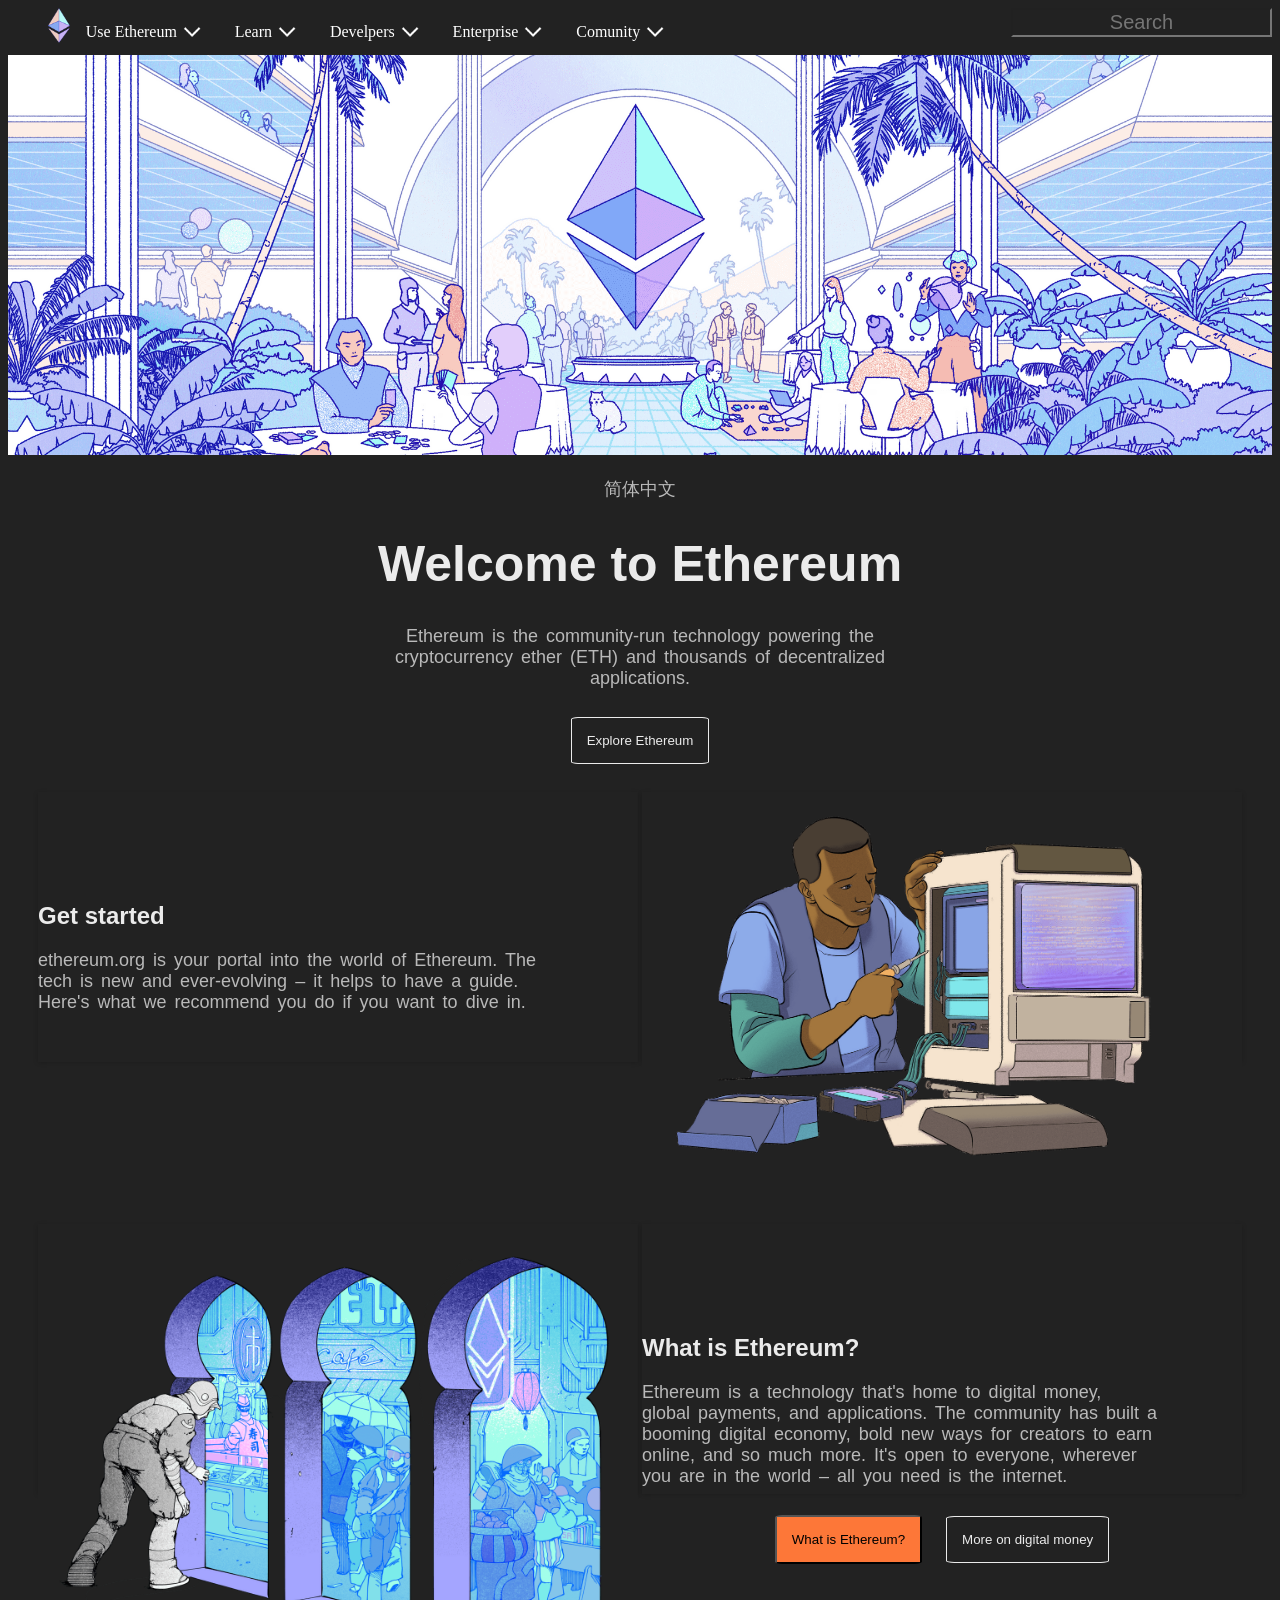
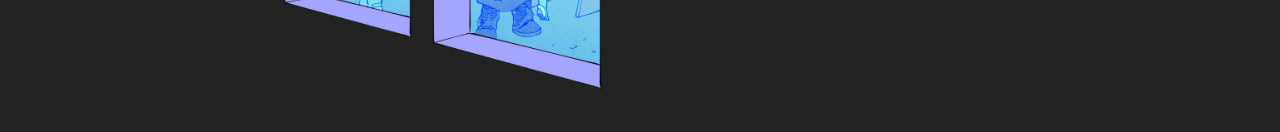
<file: Vaja1/index.html>
<!DOCTYPE html>
<html>
    <head>
<link href="style.css" type="text/css" rel="stylesheet">


    <ul>
        <li><img src="eth-home-icon.png" height="35px" ></img></li>
        <li><a href="#use_ethereum">Use Ethereum <img src="arrow_crop.png" height="15px" ></img></a></li>
        <li><a href="#learn">Learn <img src="arrow_crop.png" height="15px" ></img></a></li>
        <li><a href="#developers">Develpers <img src="arrow_crop.png" height="15px" ></img></a></li>
        <li><a href="#enterprise">Enterprise <img src="arrow_crop.png" height="15px" ></img></a></li>
        <li><a href="#about">Comunity <img src="arrow_crop.png" height="15px" ></img></a></li>
        <input class="searchbar" type="text" placeholder="Search">
    </ul>

    </head>
    <body>
        <img src="hero.png" width="100%" height="400px">

        <p>简体中文</p>
        <h1>Welcome to Ethereum</h1>
        <p>
            Ethereum is the community-run technology powering the <br> 
            cryptocurrency ether (ETH) and thousands of decentralized <br> 
            applications.
        </p>
        <button class="button1">Explore Ethereum</button><br><br>
  



    <div class="podokvir"><br><br><br><br><br>
        <h2>Get started</h2>
        <p class="vkvadratu">ethereum.org is your portal into the world of Ethereum. The <br>
            tech is new and ever-evolving – it helps to have a guide.<br> 
            Here's what we recommend you do if you want to dive in.</p>
    </div>

    <div class="podokvir">
        <img src="hackathon_transparent.png" class="slika2">
    </div><br><br><br><br><br><br><br><br><br><br>





    <div class="podokvir">
        <img src="what-is-ethereum.png" class="slika2">
    </div>
    <div class="podokvir"><br><br><br><br><br>
        <h2>What is Ethereum?</h2>
        <p class="vkvadratu">Ethereum is a technology that's home to digital money,<br> 
            global payments, and applications. The community has built a <br> 
            booming digital economy, bold new ways for creators to earn <br> 
            online, and so much more. It's open to everyone, wherever <br> 
            you are in the world – all you need is the internet.</p>

            
            <button class="button2">What is Ethereum?</button>
            <button class="button3">More on digital money</button>
            
            
    </div>


    </body>
</html>
</file>
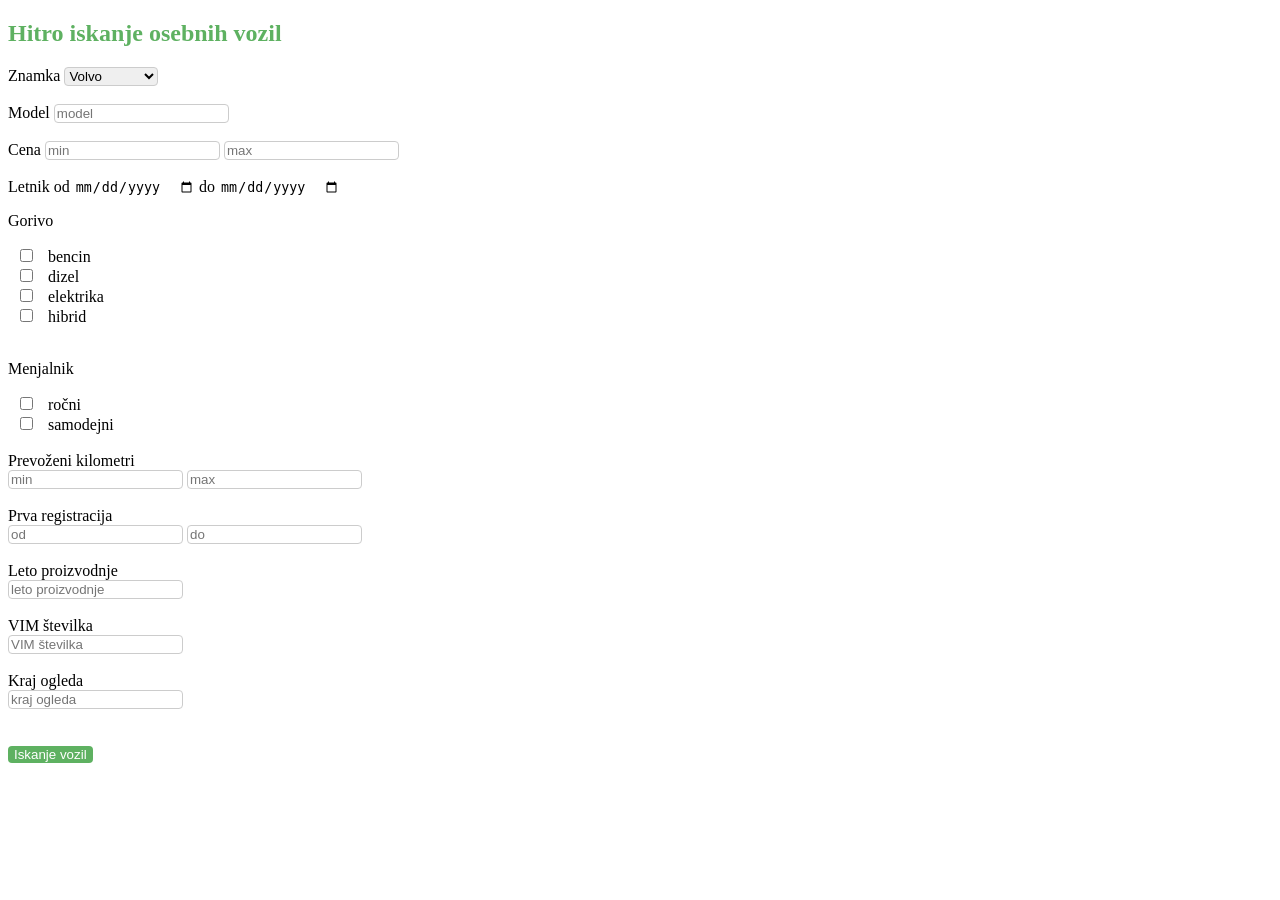
<file: Forma/forma.html>
<!DOCTYPE html>
<html>
    <head>
<link href="style.css" type="text/css" rel="stylesheet">
    </head>

    <h2>Hitro iskanje osebnih vozil</h2>

   <!--  <form action="/pošljisem.php"> -->
    <form>

       
       
        <label for="znamka">Znamka</label>
        <select name="cars" id="cars">
          <option value="volvo">Volvo</option>
          <option value="saab">Saab</option>
          <option value="opel">Opel</option>
          <option value="audi">Audi</option>
          <option value="volkswagen">Voklswagen</option>
          <option value="fiat">Fiat</option>
          <option value="citroen">Citroen</option>
          <option value="bmw">BMW</option>
        </select>
        <br><br>


        <label for="model">Model</label>
        <input type="text" id="model" name="model" placeholder="model"><br><br>

        <label for="cena_min">Cena</label>
        <input type="text" id="cena_min" name="cena_min" placeholder="min">

        <label for="cena_max"></label>
        <input type="text" id="cena" name="cena_max" placeholder="max"><br><br>

        <label for="letnikod">Letnik od</label>
        <input type="date" id="letnikod" name="letnikod"> 

        <label for="letnikdo">do</label>
        <input type="date" id="letnikdo" name="letnikdo"><br>

        <p>Gorivo</p>
          <input type="checkbox" id="bencin" name="gorivo" placeholder="bencin">
          <label for="bencin">bencin</label><br>
          <input type="checkbox" id="dizel" name="gorivo" placeholder="dizel">
          <label for="dizel">dizel</label><br>
          <input type="checkbox" id="elektrika" name="gorivo" placeholder="elektrika">
          <label for="javascript">elektrika</label><br>
          <input type="checkbox" id="hibrid" name="gorivo" placeholder="hibrid">
          <label for="hibrid">hibrid</label><br><br>

        <p>Menjalnik</p>
          <input type="checkbox" id="rocni" name="menjalnik" placeholder="rocni">
          <label for="ročni">ročni</label><br>
          <input type="checkbox" id="samodejni" name="menjalnik" placeholder="samodejni">
          <label for="dizel">samodejni</label><br><br>


        <label for="prevozeni_kilometri_min">Prevoženi kilometri</label><br>
        <input type="text" id="prevozeni_kilometri_min" name="prevozeni_kilometri_min" placeholder="min">

        <label for="prevozeni_kilometri_max"></label>
        <input type="text" id="prevozeni_kilometri_max" name="prevozeni_kilometri_max" placeholder="max"><br><br>

        <label for="prva-registracija_od">Prva registracija</label><br>
        <input type="text" id="prva-registracija_od" name="prva-registracija_od" placeholder="od">

        <label for="prva-registracija_do"></label>
        <input type="text" id="prva-registracija_do" name="prva-registracija_do" placeholder="do"><br><br>

        <label for="leto_proizvodnje">Leto proizvodnje</label><br>
        <input type="text" id="leto_proizvodnje" name="leto_proizvodnje" placeholder="leto proizvodnje"><br><br>

        <label for="VIM_stevilka">VIM številka</label><br>
        <input type="text" id="VIM_stevilka" name="VIM_stevilka" placeholder="VIM številka"><br><br>

        <label for="kraj_ogleda">Kraj ogleda</label><br>
        <input type="text" id="kraj_ogleda" name="kraj_ogleda" placeholder="kraj ogleda"><br><br><br>
        
        <input type="submit" value="Iskanje vozil">
    



    </body>
</html>
</file>
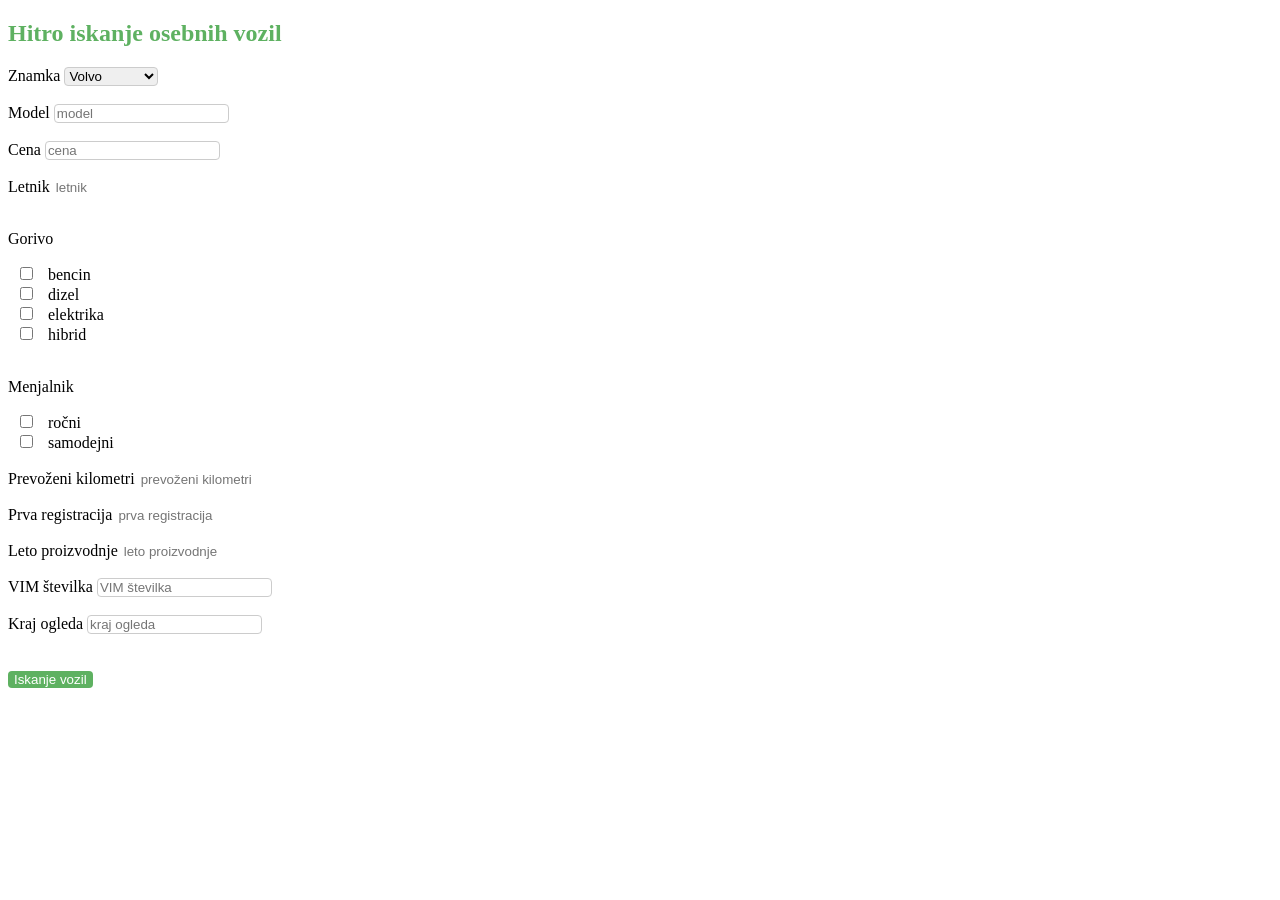
<file: Forma/forma objava oglasa/forma1.html>
<!DOCTYPE html>
<html>
    <head>
<link href="style.css" type="text/css" rel="stylesheet">
    </head>

    <h2>Hitro iskanje osebnih vozil</h2>

   <!--  <form action="/pošljisem.php"> -->
    <form action="/login">
        <label for="znamka">Znamka</label>
        <select name="cars" id="cars">
          <option value="volvo">Volvo</option>
          <option value="saab">Saab</option>
          <option value="opel">Opel</option>
          <option value="audi">Audi</option>
          <option value="volkswagen">Voklswagen</option>
          <option value="fiat">Fiat</option>
          <option value="citroen">Citroen</option>
          <option value="bmw">BMW</option>
        </select>
        <br><br>

        <label for="model">Model</label>
        <input type="text" id="model" name="model" placeholder="model"><br><br>

        <label for="cena">Cena</label>
        <input type="text" id="cena" name="cena" placeholder="cena"><br><br>

        <label for="letnik">Letnik</label>
        <input type="number" id="letnik" name="letnik"placeholder="letnik"><br><br>

        <p>Gorivo</p>
          <input type="checkbox" id="bencin" name="gorivo" placeholder="bencin">
          <label for="bencin">bencin</label><br>
          <input type="checkbox" id="dizel" name="gorivo" placeholder="dizel">
          <label for="dizel">dizel</label><br>
          <input type="checkbox" id="elektrika" name="gorivo" placeholder="elektrika">
          <label for="javascript">elektrika</label><br>
          <input type="checkbox" id="hibrid" name="gorivo" placeholder="hibrid">
          <label for="hibrid">hibrid</label><br><br>

        <p>Menjalnik</p>
          <input type="checkbox" id="rocni" name="menjalnik" placeholder="rocni">
          <label for="ročni">ročni</label><br>
          <input type="checkbox" id="samodejni" name="menjalnik" placeholder="samodejni">
          <label for="dizel">samodejni</label><br><br>

        <label for="prevozeni_kilometri">Prevoženi kilometri</label>
        <input type="number" id="prevozeni_kilometri" name="prevozeni_kilometri" placeholder="prevoženi kilometri"><br><br>

        <label for="prva-registracija">Prva registracija</label>
        <input type="number" id="prva-registracija" name="prva-registracija" placeholder="prva registracija"><br><br>

        <label for="leto_proizvodnje">Leto proizvodnje</label>
        <input type="number" id="leto_proizvodnje" name="leto_proizvodnje" placeholder="leto proizvodnje"><br><br>

        <label for="VIM_stevilka">VIM številka</label>
        <input type="text" id="VIM_stevilka" name="VIM_stevilka" placeholder="VIM številka"><br><br>

        <label for="kraj_ogleda">Kraj ogleda</label>
        <input type="text" id="kraj_ogleda" name="kraj_ogleda" placeholder="kraj ogleda"><br><br><br>
        
        <input type="submit" value="Iskanje vozil">
    
    </body>
</html>
</file>
<file: Vaja1/style.css>
* {
    text-align: center;
    background-color: rgb(34, 34, 34);
    color:rgb(235, 235, 235);
}

h1 {
    text-shadow:10px;
    text-align: center;
    font-family:'Franklin Gothic Medium', 'Arial Narrow', Arial, sans-serif;
    font-size: 50px;
}

h2{
    text-align: center;
    font-family:'Franklin Gothic Medium', 'Arial Narrow', Arial, sans-serif;
    font-size: 35;   
}

.button1 {
    background-color:rgb(34, 34, 34);
    color:rgb(235, 235, 235);
    outline-color: rgb(235, 235, 235);
    font-size: 18;
    padding: 15px;
    margin:10px;
    border: 1.5px solid rgb(235, 235, 235);
    border-radius: 5%;
}

.button1:hover {
    background-color: #dfdfdf;
    color: rgb(32, 32, 32);
  }


img {
    object-fit:cover;
}

p {
    font-size: 18px;
    font-family: Arial, Helvetica, sans-serif;
    word-spacing: 3px;
    color: rgb(185, 185, 185);
}


ul {
    list-style-type: none;
    margin: 0;
    padding: 12;
    overflow: hidden;
    background-color: rgb(34, 34, 34);
  }

  li {
    float: left;
  }
  
  li a {
    display: block;
    color: white;
    text-align: center;
    padding: 14px 16px;
    text-decoration: none;
  }
  
  li a:hover:not(.active) {
    background-color: #111;
  }
  
  .searchbar {
      font-size: 20px;
   
      float: right;
  }

  div {
    display: inline-block;
    width: 240px;
    height: 270px;
    text-align: center;
    vertical-align: top;
    box-shadow: 0 .5px 5px 0 rgba(0,0,0,0.2);
  }

  .slika2 {
    width: 600px;
   
  }

  .kvadrat {
    width:40%;

  }

  .vkvadratu {
    font-size: 20;
    text-align: left;
    
  }

  div h2 {
    text-align: left;
  }

  .podokvir {
  
    width: 600px;
  }


  .button2 {
    background-color:rgb(253, 119, 56);
    color:rgb(0, 0, 0);
    outline-color: rgb(235, 235, 235);
    font-size: 18;
    padding: 15px;
    margin:10px;
    border-radius: 5%;
}

.button2:hover {
    background-color: rgb(255, 142, 89);
    color: rgb(32, 32, 32);
    outline-color: rgb(253, 119, 56);
    border: 2px solid rgb(253, 119, 56);
  }

  .button3 {
    background-color:rgb(34, 34, 34);
    color:rgb(235, 235, 235);
    outline-color: rgb(235, 235, 235);
    font-size: 18;
    padding: 15px;
    margin:10px;
    border: 1.5px solid rgb(235, 235, 235);
    border-radius: 5%;
}

.button3:hover {
    
    color: rgb(253, 119, 56);
    outline-color: rgb(253, 119, 56);
    border: 2px solid rgb(253, 119, 56);
  }
</file>
<file: Forma/style.css>
* {
    border: 2px black;
}

h2 {
    color:#5eb161;
}

input[type=text], select {

    border: 1px solid #ccc;
    border-radius: 4px;
    box-sizing: border-box;
  }
  
  input[type=submit] {

    background-color: #5eb161;
    color: white;
    border: none;
    border-radius: 4px;
    cursor: pointer;
  }
  
  input[type=submit]:hover {
    background-color: #45a049;
  }
</file>
<file: Forma/forma objava oglasa/style.css>
* {
    border: 2px black;
}

h2 {
    color:#5eb161;
}

input[type=text], select {

    border: 1px solid #ccc;
    border-radius: 4px;
    box-sizing: border-box;
  }
  
  input[type=submit] {

    background-color: #5eb161;
    color: white;
    border: none;
    border-radius: 4px;
    cursor: pointer;
  }
  
  input[type=submit]:hover {
    background-color: #45a049;
  }
</file>
